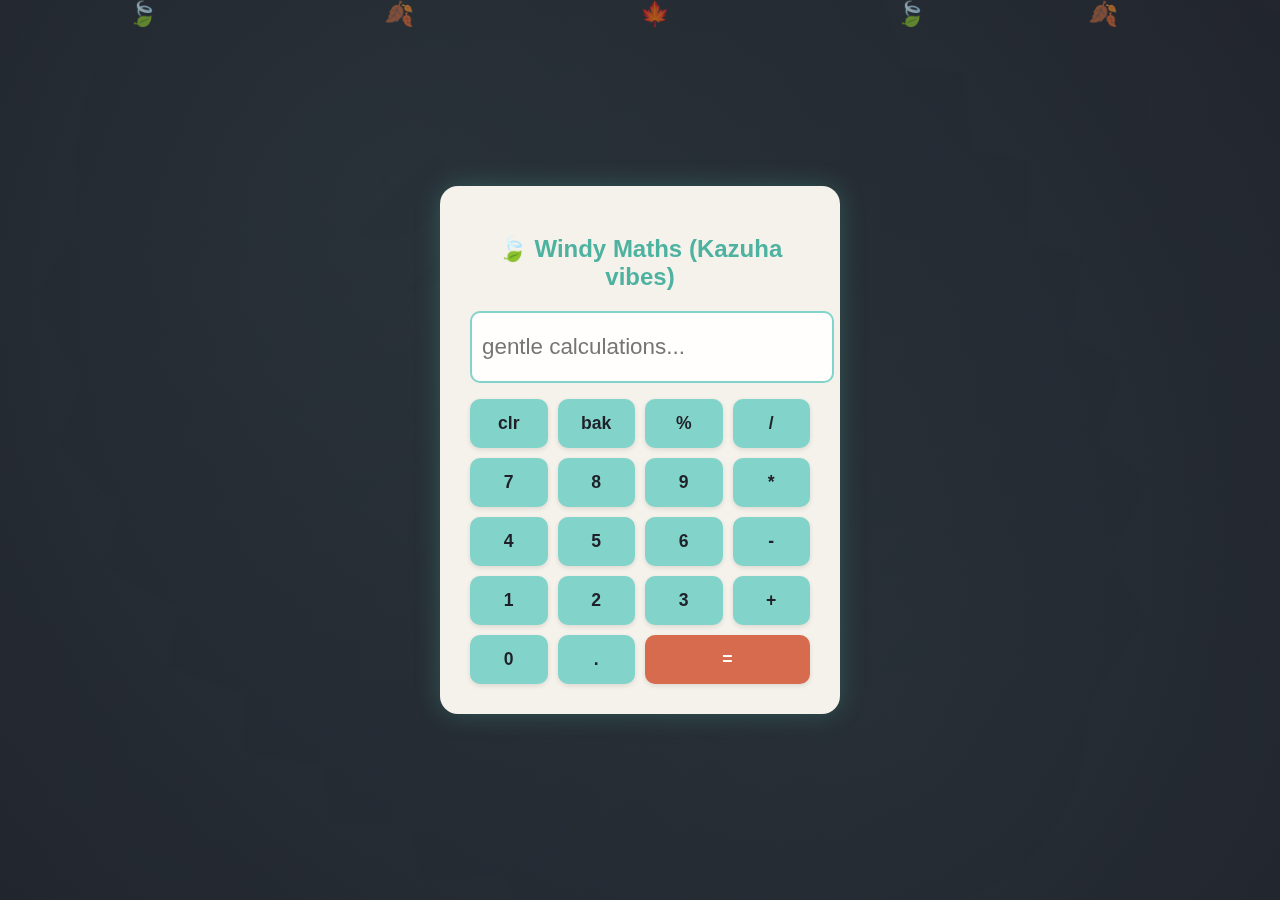
<file: Calc/index.html>
<!DOCTYPE html>
<html lang="en">
<head>
  <meta charset="UTF-8" />
  <title>Kazuha Wind Calculator 🌬️</title>
  <link rel="stylesheet" href="style.css" />
</head>
<body>

  <!-- 🌫️ Animated wind background -->
  <div class="wind-bg"></div>

  <!-- 🍃 falling leaves -->
  <div class="leaf-container">
    <div class="leaf" style="left:10%; animation-delay:0s;">🍃</div>
    <div class="leaf" style="left:30%; animation-delay:2s;">🍂</div>
    <div class="leaf" style="left:50%; animation-delay:4s;">🍁</div>
    <div class="leaf" style="left:70%; animation-delay:1s;">🍃</div>
    <div class="leaf" style="left:85%; animation-delay:3s;">🍂</div>
  </div>

  <!-- 🧮 Calculator -->
  <div class="calculator">
    <h2>🍃 Windy Maths (Kazuha vibes)</h2>
    <input id="display" readonly placeholder="gentle calculations..." />

    <div class="buttons">
      <!-- Row 1 -->
      <button onclick="press('clr')">clr</button>
      <button onclick="press('back')">bak</button>
      <button onclick="press('%')">%</button>
      <button onclick="press('/')">/</button>

      <!-- Row 2 -->
      <button onclick="press('7')">7</button>
      <button onclick="press('8')">8</button>
      <button onclick="press('9')">9</button>
      <button onclick="press('*')">*</button>

      <!-- Row 3 -->
      <button onclick="press('4')">4</button>
      <button onclick="press('5')">5</button>
      <button onclick="press('6')">6</button>
      <button onclick="press('-')">-</button>

      <!-- Row 4 -->
      <button onclick="press('1')">1</button>
      <button onclick="press('2')">2</button>
      <button onclick="press('3')">3</button>
      <button onclick="press('+')">+</button>

      <!-- Row 5 -->
      <button onclick="press('0')">0</button>
      <button onclick="press('.')">.</button>
      <button class="equal" onclick="press('=')">=</button>
    </div>
  </div>

  <!-- 🔉 Soft key sound -->  
<!-- 🔉 Soft key sound -->
<audio id="click-sound" src="D:\Downloads\key-by-key-mechanical-keyboard-14389.mp3" preload="auto"></audio>


  <script src="append.js"></script>
</body>
</html>
</file>
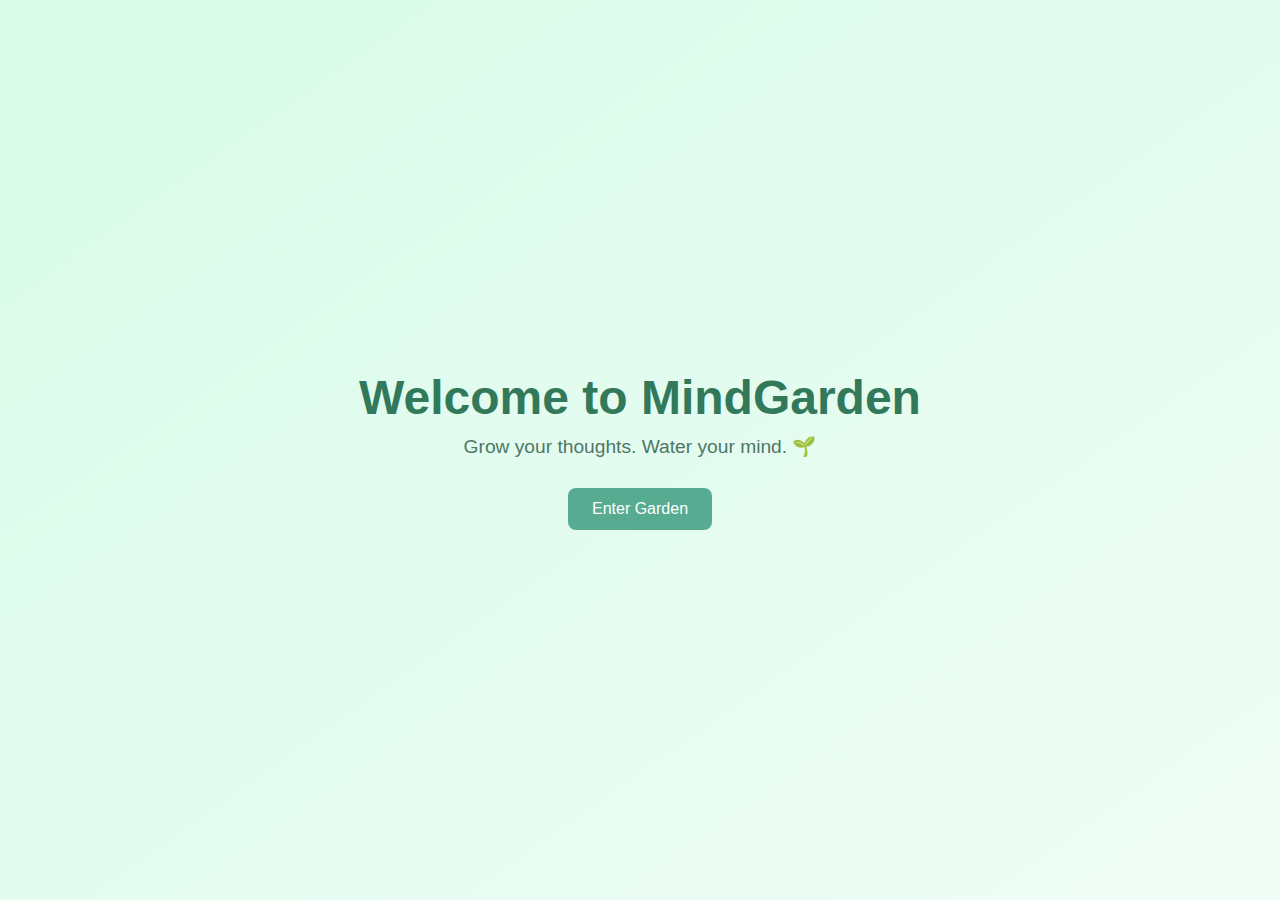
<file: Landing Page/index.html>
<!DOCTYPE html>
<html lang="en">
<head>
  <meta charset="UTF-8" />
  <meta name="viewport" content="width=device-width, initial-scale=1.0"/>
  <title>MindGarden 🌿</title>
  <link rel="stylesheet" href="style.css" />
</head>
<body>

  <!-- 🌿 Entry Page -->
  <div id="entry-screen">
    <h1>Welcome to MindGarden</h1>
    <p>Grow your thoughts. Water your mind. 🌱</p>
    <button onclick="enterGarden()">Enter Garden</button>
  </div>

  <!-- 🧠 Main App -->
  <div id="main-app">
    <header>
      <h1>MindGarden 🌿</h1>
    </header>

    <aside>
      <nav>
        <ul>
          <li><a href="#goals">Goals</a></li>
          <li><a href="#habits">Habits</a></li>
          <li><a href="#journal">Journal</a></li>
          <li><a href="#progress">Progress</a></li>
        </ul>
      </nav>
    </aside>

    <main>
      <section id="goals" class="dropdown">
        <h2 onclick="toggleDropdown('goals')">🌱 Set Your Goals</h2>
        <div class="dropdown-content">
          <p>Define your growth this season. Make them small, real, and joyful.</p>
          <ul>
            <li>Read 10 pages every day</li>
            <li>Drink 2L of water</li>
            <li>Do 10 mins of mindful breathing</li>
          </ul>
        </div>
      </section>

      <section id="habits" class="dropdown">
        <h2 onclick="toggleDropdown('habits')">🪴 Build Better Habits</h2>
        <div class="dropdown-content">
          <p>Track and repeat. Good habits are like watering a plant daily 🌧️</p>
          <ul>
            <li>Wake up by 7AM</li>
            <li>No phone 1st hour</li>
            <li>Night journaling</li>
          </ul>
        </div>
      </section>

      <section id="journal">
        <h2>🌿 Journal Your Growth</h2>
        <p>Write your thoughts, your feels, your little wins or storms.</p>
        <textarea placeholder="How was your day? Be honest 🌧️🌤️🌞"></textarea>
      </section>

      <section id="progress" class="dropdown">
        <h2 onclick="toggleDropdown('progress')">🌼 Track Your Progress</h2>
        <div class="dropdown-content">
          <div class="progress-bar-container">
            <div class="label">Focus</div>
            <div class="bar"><div class="fill" style="width: 80%;"></div></div>

            <div class="label">Consistency</div>
            <div class="bar"><div class="fill" style="width: 65%;"></div></div>

            <div class="label">Well-being</div>
            <div class="bar"><div class="fill" style="width: 90%;"></div></div>
          </div>
        </div>
      </section>
    </main>
  </div>

  <script src="script.js"></script>
</body>
</html>
</file>
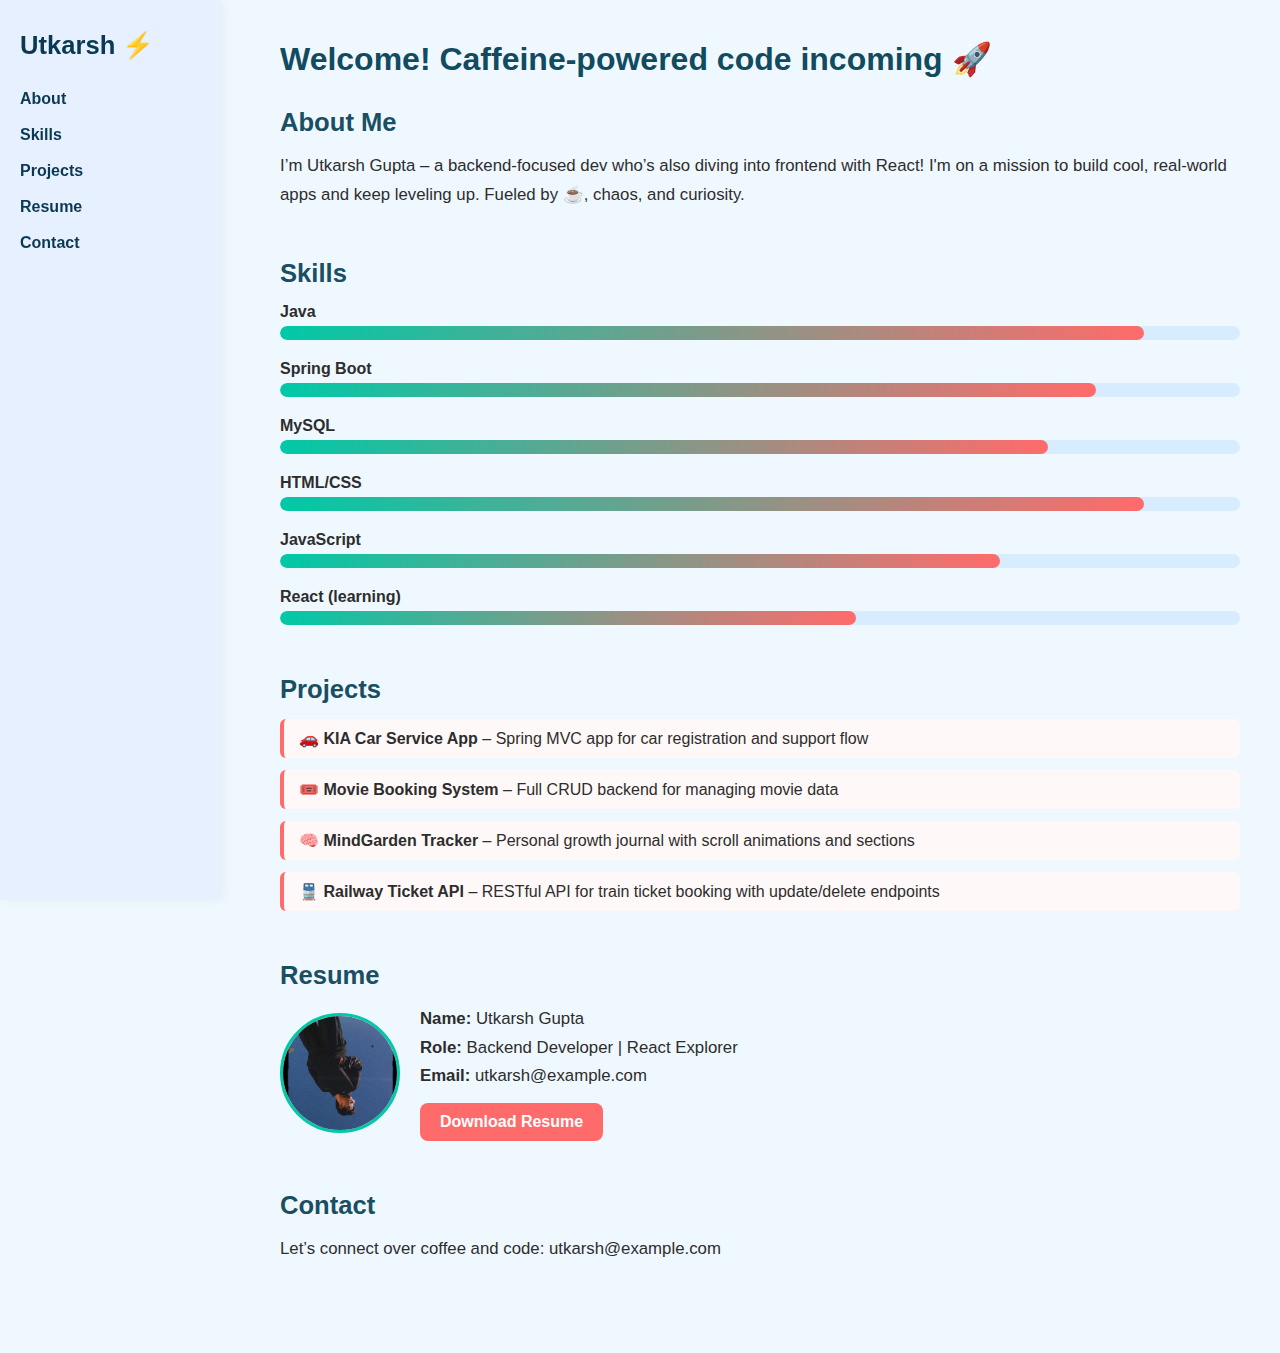
<file: Protfolio/index.html>
<!DOCTYPE html>
<html lang="en">
<head>
  <meta charset="UTF-8" />
  <meta name="viewport" content="width=device-width, initial-scale=1.0"/>
  <title>Utkarsh's Portfolio</title>
  <link rel="stylesheet" href="style.css" />
</head>
<body>

  <!-- Sidebar -->
  <aside class="sidebar">
    <h2>Utkarsh ⚡</h2>
    <nav>
      <a href="#about">About</a>
      <a href="#skills">Skills</a>
      <a href="#projects">Projects</a>
      <a href="#resume">Resume</a>
      <a href="#contact">Contact</a>
    </nav>
  </aside>

  <!-- Main -->
  <div class="main">
    <header>
      <h1>Welcome! Caffeine-powered code incoming 🚀</h1>
    </header>

    <section id="about">
      <h2>About Me</h2>
      <p>I’m Utkarsh Gupta – a backend-focused dev who’s also diving into frontend with React! I'm on a mission to build cool, real-world apps and keep leveling up. Fueled by ☕, chaos, and curiosity.</p>
    </section>

    <section id="skills">
      <h2>Skills</h2>
      <div class="skill"><span>Java</span><div class="bar"><div class="fill" style="width: 90%;"></div></div></div>
      <div class="skill"><span>Spring Boot</span><div class="bar"><div class="fill" style="width: 85%;"></div></div></div>
      <div class="skill"><span>MySQL</span><div class="bar"><div class="fill" style="width: 80%;"></div></div></div>
      <div class="skill"><span>HTML/CSS</span><div class="bar"><div class="fill" style="width: 90%;"></div></div></div>
      <div class="skill"><span>JavaScript</span><div class="bar"><div class="fill" style="width: 75%;"></div></div></div>
      <div class="skill"><span>React (learning)</span><div class="bar"><div class="fill" style="width: 60%;"></div></div></div>
    </section>

    <section id="projects">
      <h2>Projects</h2>
      <ul class="projects-list">
        <li><strong>🚗 KIA Car Service App</strong> – Spring MVC app for car registration and support flow</li>
        <li><strong>🎟️ Movie Booking System</strong> – Full CRUD backend for managing movie data</li>
        <li><strong>🧠 MindGarden Tracker</strong> – Personal growth journal with scroll animations and sections</li>
        <li><strong>🚆 Railway Ticket API</strong> – RESTful API for train ticket booking with update/delete endpoints</li>
      </ul>
    </section>

   <section id="resume">
  <h2>Resume</h2>
  <div class="resume-box">
    <img src="profile.jpg" alt="Utkarsh" class="profile-pic">
    <div>
      <p><strong>Name:</strong> Utkarsh Gupta</p>
      <p><strong>Role:</strong> Backend Developer | React Explorer</p>
      <p><strong>Email:</strong> utkarsh@example.com</p>
      <a href="Resume.pdf" download class="download-btn">Download Resume</a>
    </div>
  </div>
</section>

    <section id="contact">
      <h2>Contact</h2>
      <p>Let’s connect over coffee and code: utkarsh@example.com</p>
    </section>
  </div>

  <script src="script.js"></script>
</body>
</html>
</file>
<file: Calc/style.css>
body {
  margin: 0;
  padding: 0;
  background: #1f2029;
  font-family: 'Segoe UI', sans-serif;
  display: flex;
  align-items: center;
  justify-content: center;
  height: 100vh;
  overflow: hidden;
}

/* 🌫️ animated wind bg */
.wind-bg {
  position: fixed;
  width: 100%;
  height: 100%;
  background: radial-gradient(circle at 30% 20%, rgba(130, 211, 201, 0.08), transparent),
              radial-gradient(circle at 70% 80%, rgba(130, 211, 201, 0.06), transparent);
  animation: swirl 10s linear infinite alternate;
  z-index: 0;
  pointer-events: none;
}

@keyframes swirl {
  0% {
    transform: translateX(0) translateY(0);
  }
  100% {
    transform: translateX(20px) translateY(10px);
  }
}

/* 🍃 Floating leaves */
.leaf-container {
  position: fixed;
  top: 0;
  left: 0;
  width: 100%;
  height: 100%;
  pointer-events: none;
  overflow: hidden;
  z-index: 1;
}

.leaf {
  position: absolute;
  font-size: 24px;
  opacity: 0.6;
  animation: fall 10s linear infinite;
}

@keyframes fall {
  0% {
    transform: translateY(-100px) translateX(0) rotate(0deg);
    opacity: 0;
  }
  20% {
    opacity: 0.9;
  }
  100% {
    transform: translateY(100vh) translateX(60px) rotate(360deg);
    opacity: 0;
  }
}

/* 🌬️ Calculator */
.calculator {
  background: #f5f2eb;
  padding: 30px;
  border-radius: 18px;
  box-shadow: 0 0 25px rgba(78, 178, 160, 0.3);
  width: 340px;
  text-align: center;
  z-index: 2;
  position: relative;
}

.calculator h2 {
  color: #4eb2a0;
  margin-bottom: 20px;
}

#display {
  width: 100%;
  height: 48px;
  font-size: 1.4rem;
  padding: 10px;
  border: 2px solid #82d3c9;
  border-radius: 10px;
  background: #fffefc;
  margin-bottom: 16px;
  color: #333;
}

.buttons {
  display: grid;
  grid-template-columns: repeat(4, 1fr);
  gap: 10px;
}

button {
  padding: 14px;
  font-size: 1.1rem;
  border: none;
  border-radius: 10px;
  cursor: pointer;
  background-color: #82d3c9;
  color: #1f2029;
  font-weight: 600;
  box-shadow: 0 2px 5px rgba(0,0,0,0.1);
  transition: background-color 0.2s ease;
}

button:hover {
  background-color: #4eb2a0;
}

.equal {
  grid-column: span 2;
  background-color: #d66b4d;
  color: white;
}

.equal:hover {
  background-color: #c4492c;
}
</file>
<file: Landing Page/style.css>
* {
  margin: 0;
  padding: 0;
  box-sizing: border-box;
}

body {
  font-family: 'Segoe UI', sans-serif;
  background-color: #f0fdf7;
  color: #2c3e50;
  display: flex;
}

header {
  position: fixed;
  top: 0;
  left: 200px;
  right: 0;
  height: 60px;
  background-color: #c0ebc5;
  display: flex;
  align-items: center;
  padding-left: 20px;
  font-size: 1.5em;
  z-index: 100;
  box-shadow: 0 2px 5px rgba(0,0,0,0.1);
}

aside {
  position: fixed;
  top: 0;
  left: 0;
  width: 200px;
  bottom: 0;
  background-color: #e6f4ea;
  padding-top: 70px;
  border-right: 1px solid #ccc;
}

aside nav ul {
  list-style: none;
  padding: 0 10px;
}

aside nav li {
  margin: 15px 0;
}

aside nav a {
  text-decoration: none;
  color: #2c3e50;
  font-weight: bold;
  transition: color 0.3s ease;
}

aside nav a:hover {
  color: #56ab91;
}

main {
  margin-left: 200px;
  padding-top: 80px;
  padding: 80px 40px 40px 240px;
  width: 100%;
}

section {
  background: #fff;
  border-radius: 10px;
  padding: 20px;
  margin-bottom: 40px;
  box-shadow: 0 4px 10px rgba(0,0,0,0.05);
  transition: all 0.3s ease;
}

section:hover {
  transform: scale(1.01);
}

h2 {
  margin-bottom: 10px;
  color: #31795a;
  cursor: pointer;
}

textarea {
  width: 100%;
  height: 120px;
  border: 1px solid #ccc;
  border-radius: 8px;
  padding: 10px;
  font-size: 1em;
  background-color: #f7fff9;
  resize: vertical;
  outline-color: #56ab91;
}

.progress-bar-container {
  margin-top: 20px;
}

.label {
  margin-top: 15px;
  font-weight: bold;
}

.bar {
  width: 100%;
  background-color: #e0f3e0;
  border-radius: 10px;
  height: 16px;
  margin-top: 5px;
  overflow: hidden;
}

.fill {
  height: 100%;
  background: linear-gradient(to right, #56ab91, #b8e1c5);
  width: 0;
  border-radius: 10px;
  transition: width 1.2s ease-in-out;
}

/* 🪴 Dropdown */
.dropdown-content {
  max-height: 0;
  overflow: hidden;
  transition: max-height 0.6s ease;
}

.dropdown.active .dropdown-content {
  max-height: 500px;
}

/* 🌿 Entry Page */
#entry-screen {
  position: fixed;
  top: 0; left: 0; right: 0; bottom: 0;
  background: linear-gradient(to bottom right, #d7fbe8, #f0fdf7);
  display: flex;
  flex-direction: column;
  justify-content: center;
  align-items: center;
  z-index: 9999;
  transition: opacity 1s ease;
}

#entry-screen h1 {
  font-size: 3rem;
  color: #31795a;
  margin-bottom: 10px;
}

#entry-screen p {
  font-size: 1.2rem;
  color: #4d7766;
  margin-bottom: 30px;
}

#entry-screen button {
  padding: 12px 24px;
  background-color: #56ab91;
  color: white;
  font-size: 1rem;
  border: none;
  border-radius: 8px;
  cursor: pointer;
  transition: background 0.3s;
}

#entry-screen button:hover {
  background-color: #3c8d73;
}
</file>
<file: Protfolio/style.css>
* {
  margin: 0;
  padding: 0;
  box-sizing: border-box;
}

body {
  display: flex;
  font-family: 'Segoe UI', sans-serif;
  background: #f0f8ff;
  color: #2d2d2d;
}

/* Sidebar */
.sidebar {
  width: 220px;
  height: 100vh;
  background: #e6f0ff;
  padding: 30px 20px;
  position: fixed;
  left: 0;
  top: 0;
  box-shadow: 3px 0 10px rgba(0,0,0,0.05);
}

.sidebar h2 {
  color: #0b3954;
  margin-bottom: 30px;
}

.sidebar nav a {
  display: block;
  color: #0b3954;
  margin: 18px 0;
  text-decoration: none;
  font-weight: bold;
  transition: all 0.3s;
}

.sidebar nav a:hover {
  color: #ff6b6b;
  transform: translateX(8px);
}

/* Main */
.main {
  margin-left: 240px;
  padding: 40px;
  width: calc(100% - 240px);
}

header h1 {
  font-size: 2rem;
  margin-bottom: 30px;
  color: #114b5f;
}

/* Sections */
section {
  margin-bottom: 50px;
}

h2 {
  font-size: 1.6rem;
  margin-bottom: 15px;
  color: #1a4f63;
}

p {
  font-size: 1.05rem;
  line-height: 1.7;
}

/* Skills */
.skill {
  margin-bottom: 20px;
}

.skill span {
  display: block;
  font-weight: bold;
  margin-bottom: 5px;
}

.bar {
  width: 100%;
  height: 14px;
  background-color: #d8ecff;
  border-radius: 7px;
  overflow: hidden;
}

.fill {
  height: 100%;
  background: linear-gradient(to right, #00c9a7, #ff6b6b);
  width: 0;
  border-radius: 7px;
  transition: width 1.5s ease-in-out;
}

/* Projects */
.projects-list {
  list-style: none;
}

.projects-list li {
  background: #fff8f8;
  padding: 10px 15px;
  border-left: 4px solid #ff6b6b;
  margin-bottom: 12px;
  border-radius: 6px;
}

/* Resume */
.resume-box {
  display: flex;
  align-items: center;
  gap: 20px;
}

.profile-pic {
  width: 120px;
  height: 120px;
  object-fit: cover;
  border-radius: 50%;
  border: 3px solid #00c9a7;
}

.download-btn {
  display: inline-block;
  margin-top: 12px;
  padding: 10px 20px;
  background: #ff6b6b;
  color: white;
  border-radius: 8px;
  text-decoration: none;
  font-weight: bold;
}

.download-btn:hover {
  background: #e75a5a;
}
</file>
